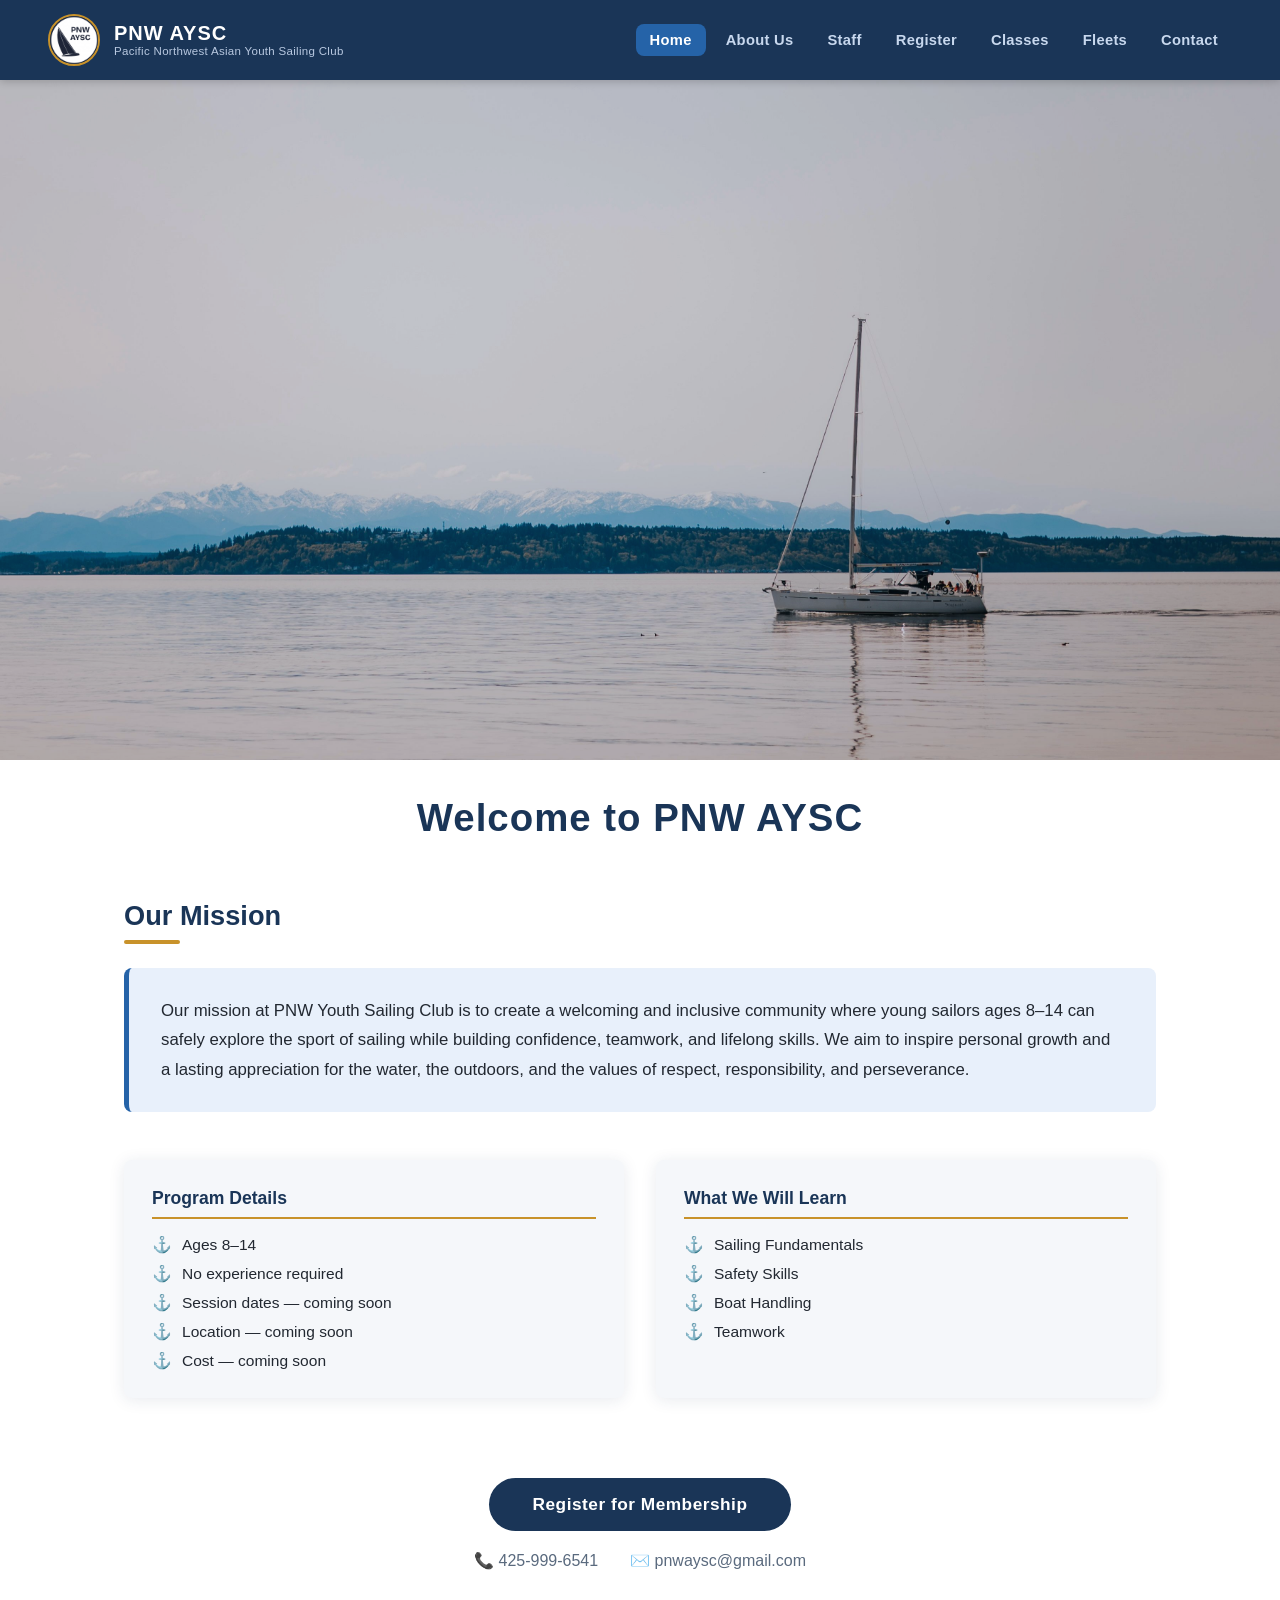
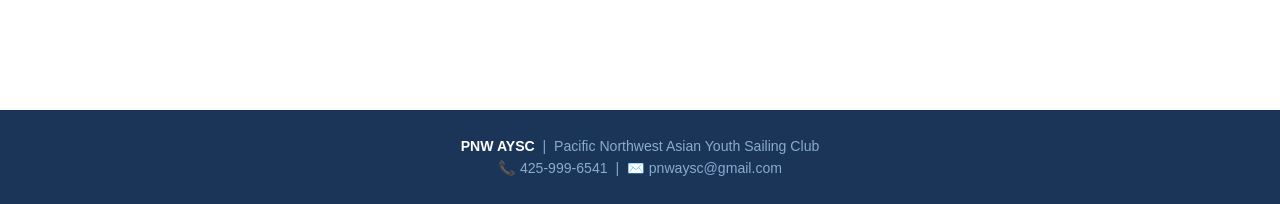
<file: index.html>
<!DOCTYPE html>
<html lang="en">
<head>
  <meta charset="UTF-8" />
  <meta name="viewport" content="width=device-width, initial-scale=1.0" />
  <title>PNW AYSC – Pacific Northwest Asian Youth Sailing Club</title>
  <link rel="stylesheet" href="styles.css" />
</head>
<body>

  <header>
    <a href="index.html" class="logo-group">
      <img class="logo-img" src="images/logo.png" alt="PNW AYSC Logo" />
      <div class="logo-text">
        <span class="club-short">PNW AYSC</span>
        <span class="club-long">Pacific Northwest Asian Youth Sailing Club</span>
      </div>
    </a>
    <nav>
      <a href="index.html" class="active">Home</a>
      <a href="about.html">About Us</a>
      <a href="staff.html">Staff</a>
      <a href="register.html">Register</a>
      <a href="classes.html">Classes</a>
      <a href="fleets.html">Fleets</a>
      <a href="contact.html">Contact</a>
    </nav>
  </header>

  <!-- Hero -->
  <div class="hero">
    <img src="images/Lake_Washington_1.jpg" alt="Sailing on the Pacific Northwest waters" />
  </div>
  <div class="hero-title">
    <h1>Welcome to PNW AYSC</h1>
  </div>

  <!-- Mission Statement -->
  <div class="section">
    <h2 class="section-title">Our Mission</h2>
    <div class="mission-box">
      Our mission at PNW Youth Sailing Club is to create a welcoming and inclusive community where young sailors ages 8–14 can safely explore the sport of sailing while building confidence, teamwork, and lifelong skills. We aim to inspire personal growth and a lasting appreciation for the water, the outdoors, and the values of respect, responsibility, and perseverance.
    </div>

    <!-- Program Details + What We Will Learn -->
    <div class="info-grid">
      <div class="info-card">
        <h3>Program Details</h3>
        <ul>
          <li>Ages 8–14</li>
          <li>No experience required</li>
          <li>Session dates — coming soon</li>
          <li>Location — coming soon</li>
          <li>Cost — coming soon</li>
        </ul>
      </div>
      <div class="info-card">
        <h3>What We Will Learn</h3>
        <ul>
          <li>Sailing Fundamentals</li>
          <li>Safety Skills</li>
          <li>Boat Handling</li>
          <li>Teamwork</li>
        </ul>
      </div>
    </div>

    <!-- CTA -->
    <div class="cta-block">
      <a href="register.html" class="btn-primary">Register for Membership</a>
      <div class="contact-line">
        <span>📞 425-999-6541</span>
        <span>✉️ pnwaysc@gmail.com</span>
      </div>
    </div>
  </div>

  <footer>
    <strong>PNW AYSC</strong> &nbsp;|&nbsp; Pacific Northwest Asian Youth Sailing Club<br />
    <span style="margin-top:6px;display:inline-block;">📞 425-999-6541 &nbsp;|&nbsp; ✉️ pnwaysc@gmail.com</span>
  </footer>

</body>
</html>
</file>
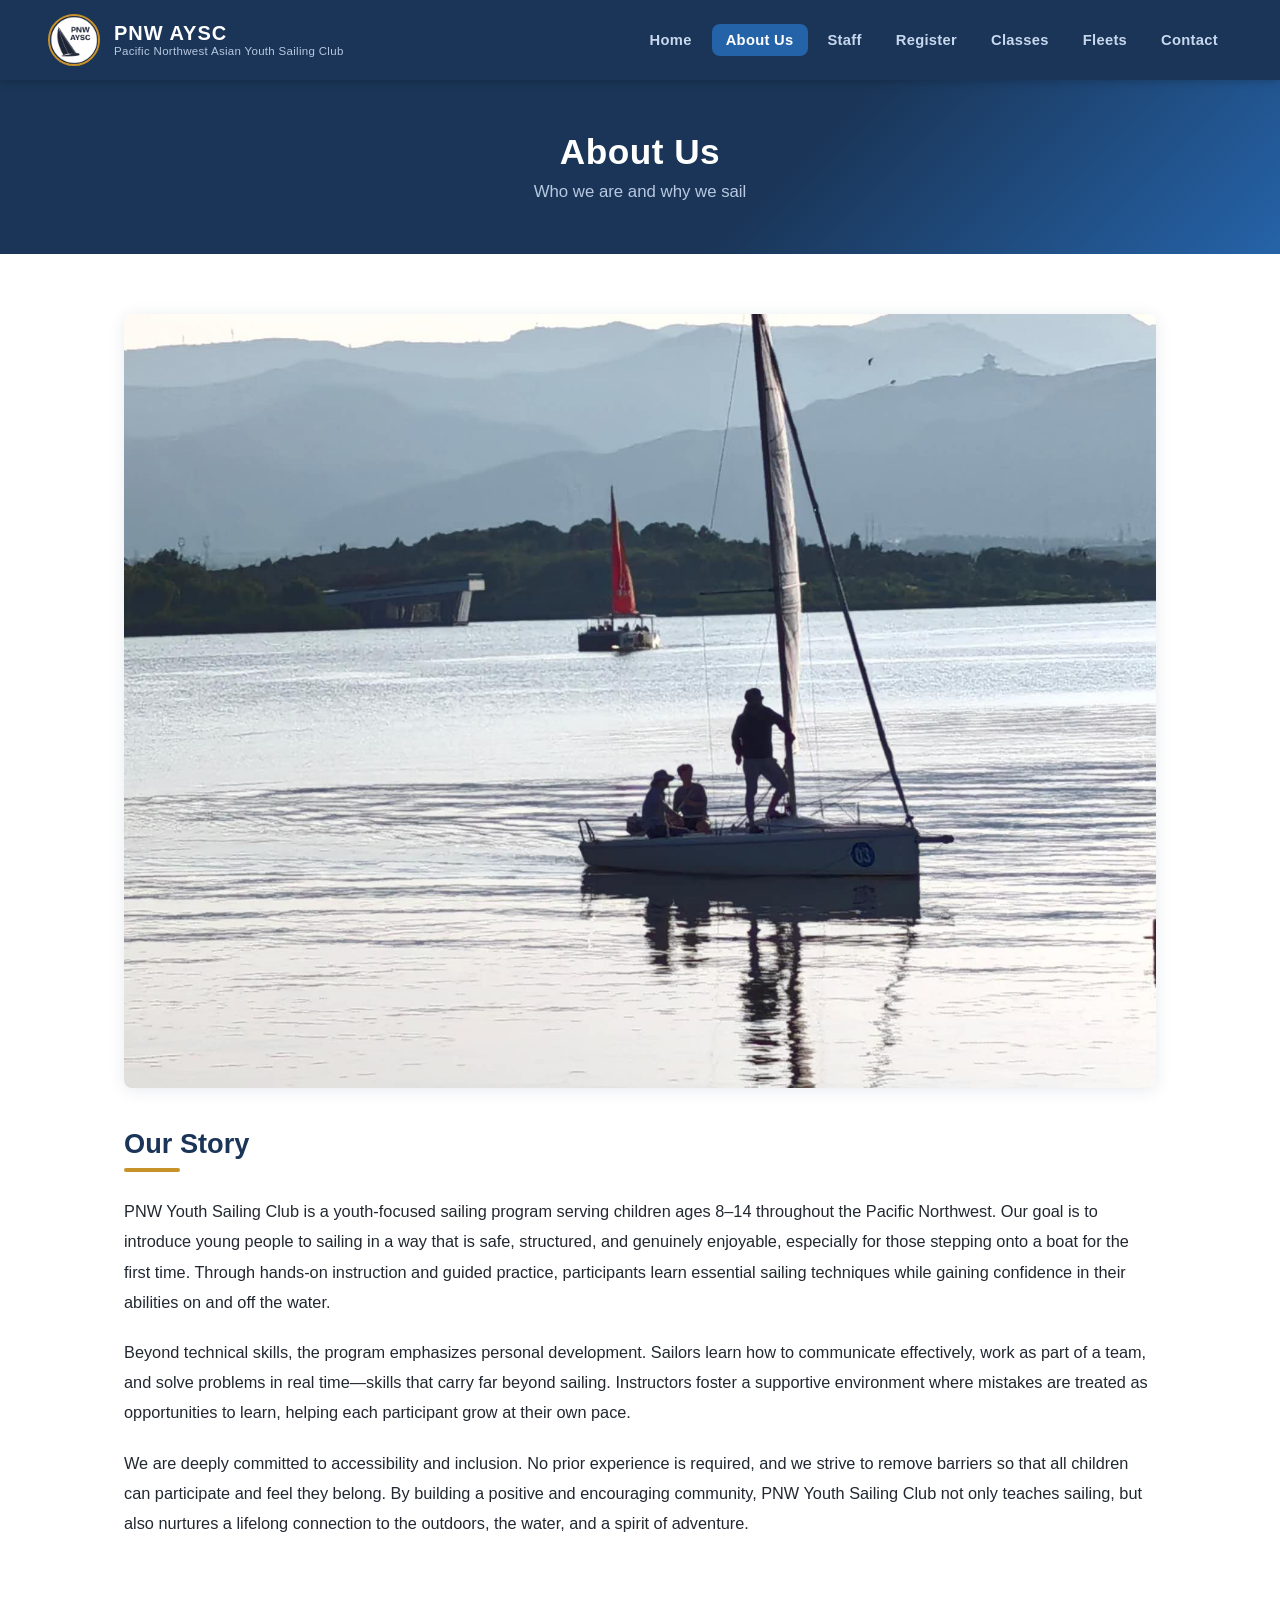
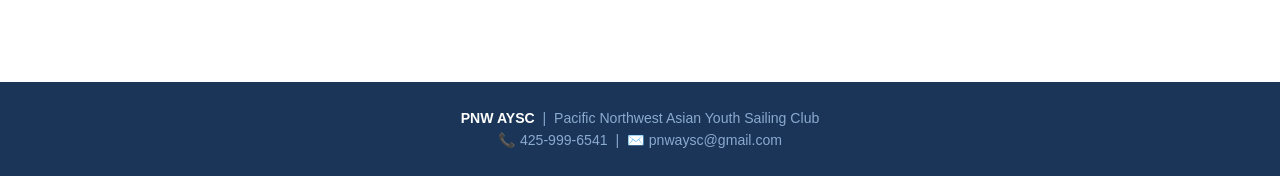
<file: about.html>
<!DOCTYPE html>
<html lang="en">
<head>
  <meta charset="UTF-8" />
  <meta name="viewport" content="width=device-width, initial-scale=1.0" />
  <title>About Us – PNW AYSC</title>
  <link rel="stylesheet" href="styles.css" />
</head>
<body>

  <header>
    <a href="index.html" class="logo-group">
      <img class="logo-img" src="images/logo.png" alt="PNW AYSC Logo" />
      <div class="logo-text">
        <span class="club-short">PNW AYSC</span>
        <span class="club-long">Pacific Northwest Asian Youth Sailing Club</span>
      </div>
    </a>
    <nav>
      <a href="index.html">Home</a>
      <a href="about.html" class="active">About Us</a>
      <a href="staff.html">Staff</a>
      <a href="register.html">Register</a>
      <a href="classes.html">Classes</a>
      <a href="fleets.html">Fleets</a>
      <a href="contact.html">Contact</a>
    </nav>
  </header>

  <div class="page-hero">
    <h1>About Us</h1>
    <p>Who we are and why we sail</p>
  </div>

  <div class="section">
    <img class="about-image" src="images/2642.JPG" alt="Youth sailors on the water" />

    <h2 class="section-title">Our Story</h2>
    <div class="about-content">
      <p>
        PNW Youth Sailing Club is a youth-focused sailing program serving children ages 8–14 throughout the Pacific Northwest. Our goal is to introduce young people to sailing in a way that is safe, structured, and genuinely enjoyable, especially for those stepping onto a boat for the first time. Through hands-on instruction and guided practice, participants learn essential sailing techniques while gaining confidence in their abilities on and off the water.
      </p>
      <p>
        Beyond technical skills, the program emphasizes personal development. Sailors learn how to communicate effectively, work as part of a team, and solve problems in real time—skills that carry far beyond sailing. Instructors foster a supportive environment where mistakes are treated as opportunities to learn, helping each participant grow at their own pace.
      </p>
      <p>
        We are deeply committed to accessibility and inclusion. No prior experience is required, and we strive to remove barriers so that all children can participate and feel they belong. By building a positive and encouraging community, PNW Youth Sailing Club not only teaches sailing, but also nurtures a lifelong connection to the outdoors, the water, and a spirit of adventure.
      </p>
    </div>
  </div>

  <footer>
    <strong>PNW AYSC</strong> &nbsp;|&nbsp; Pacific Northwest Asian Youth Sailing Club<br />
    <span style="margin-top:6px;display:inline-block;">📞 425-999-6541 &nbsp;|&nbsp; ✉️ pnwaysc@gmail.com</span>
  </footer>

</body>
</html>
</file>
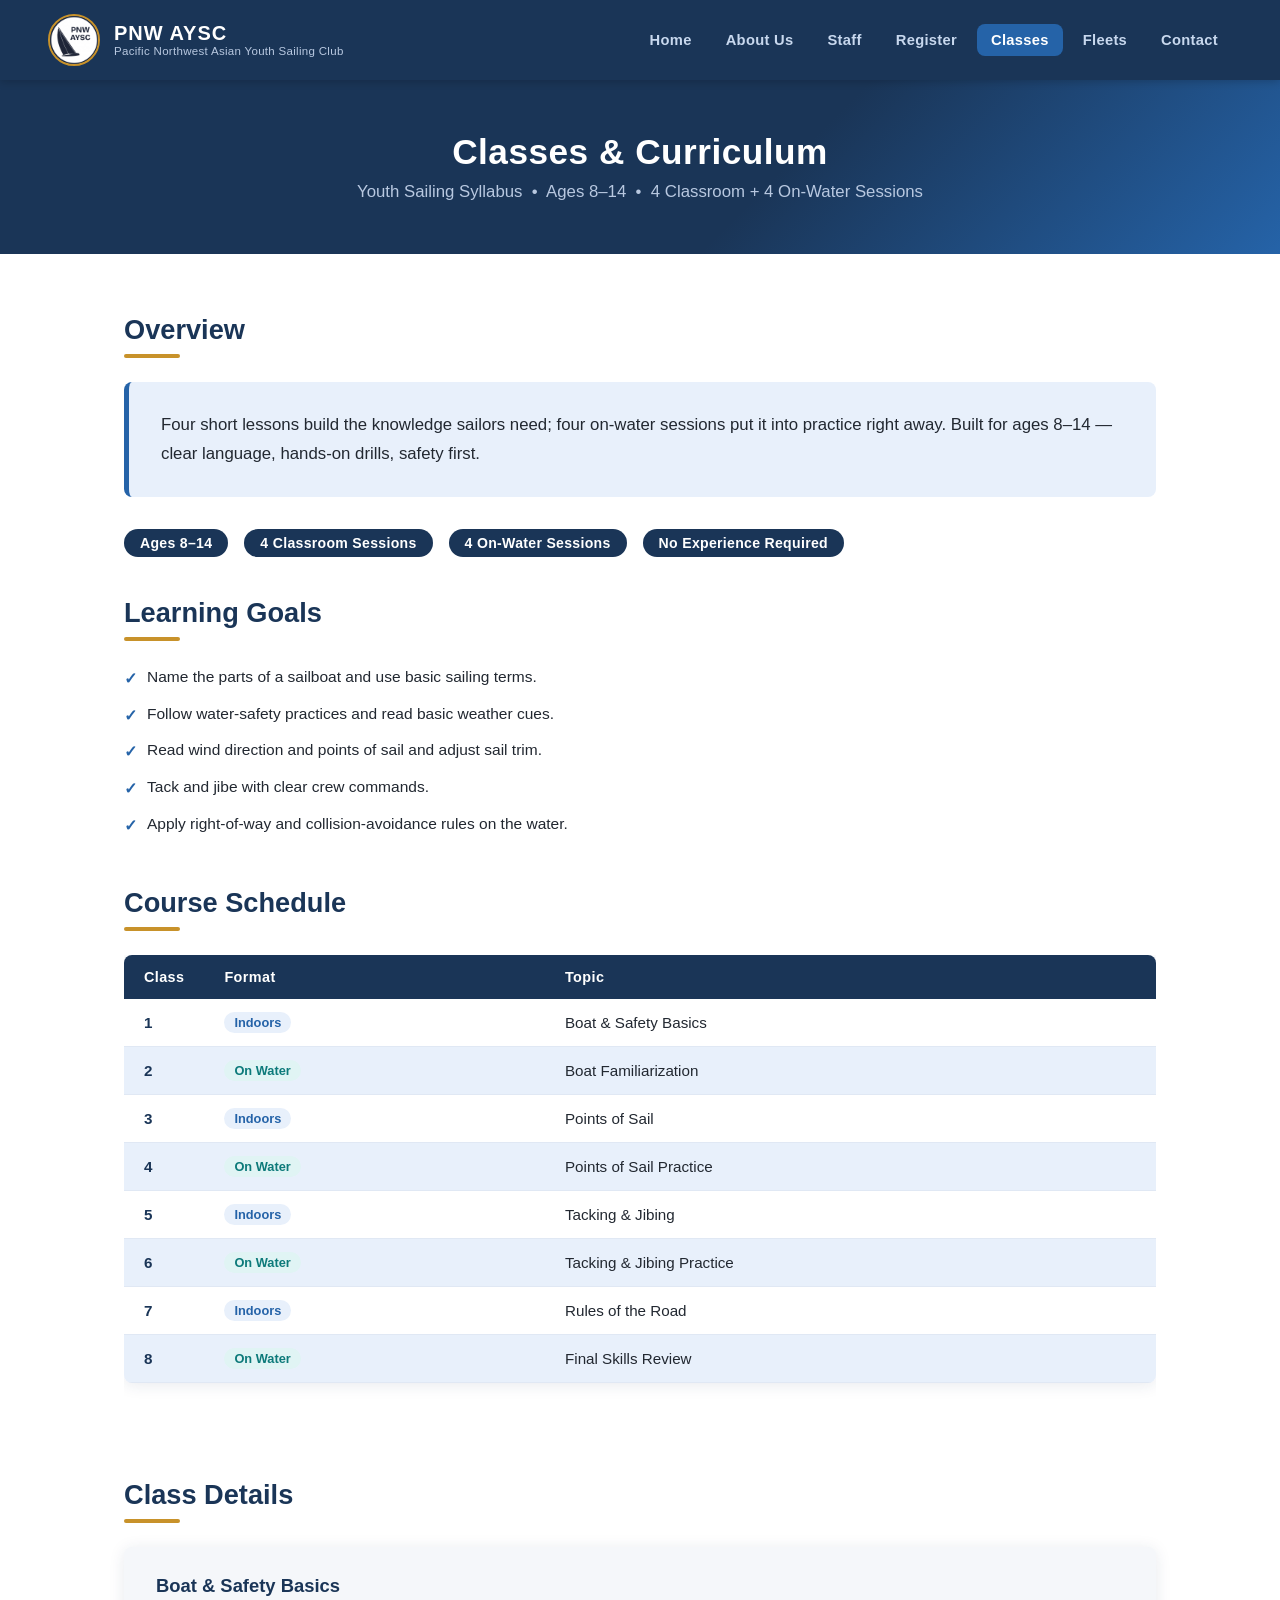
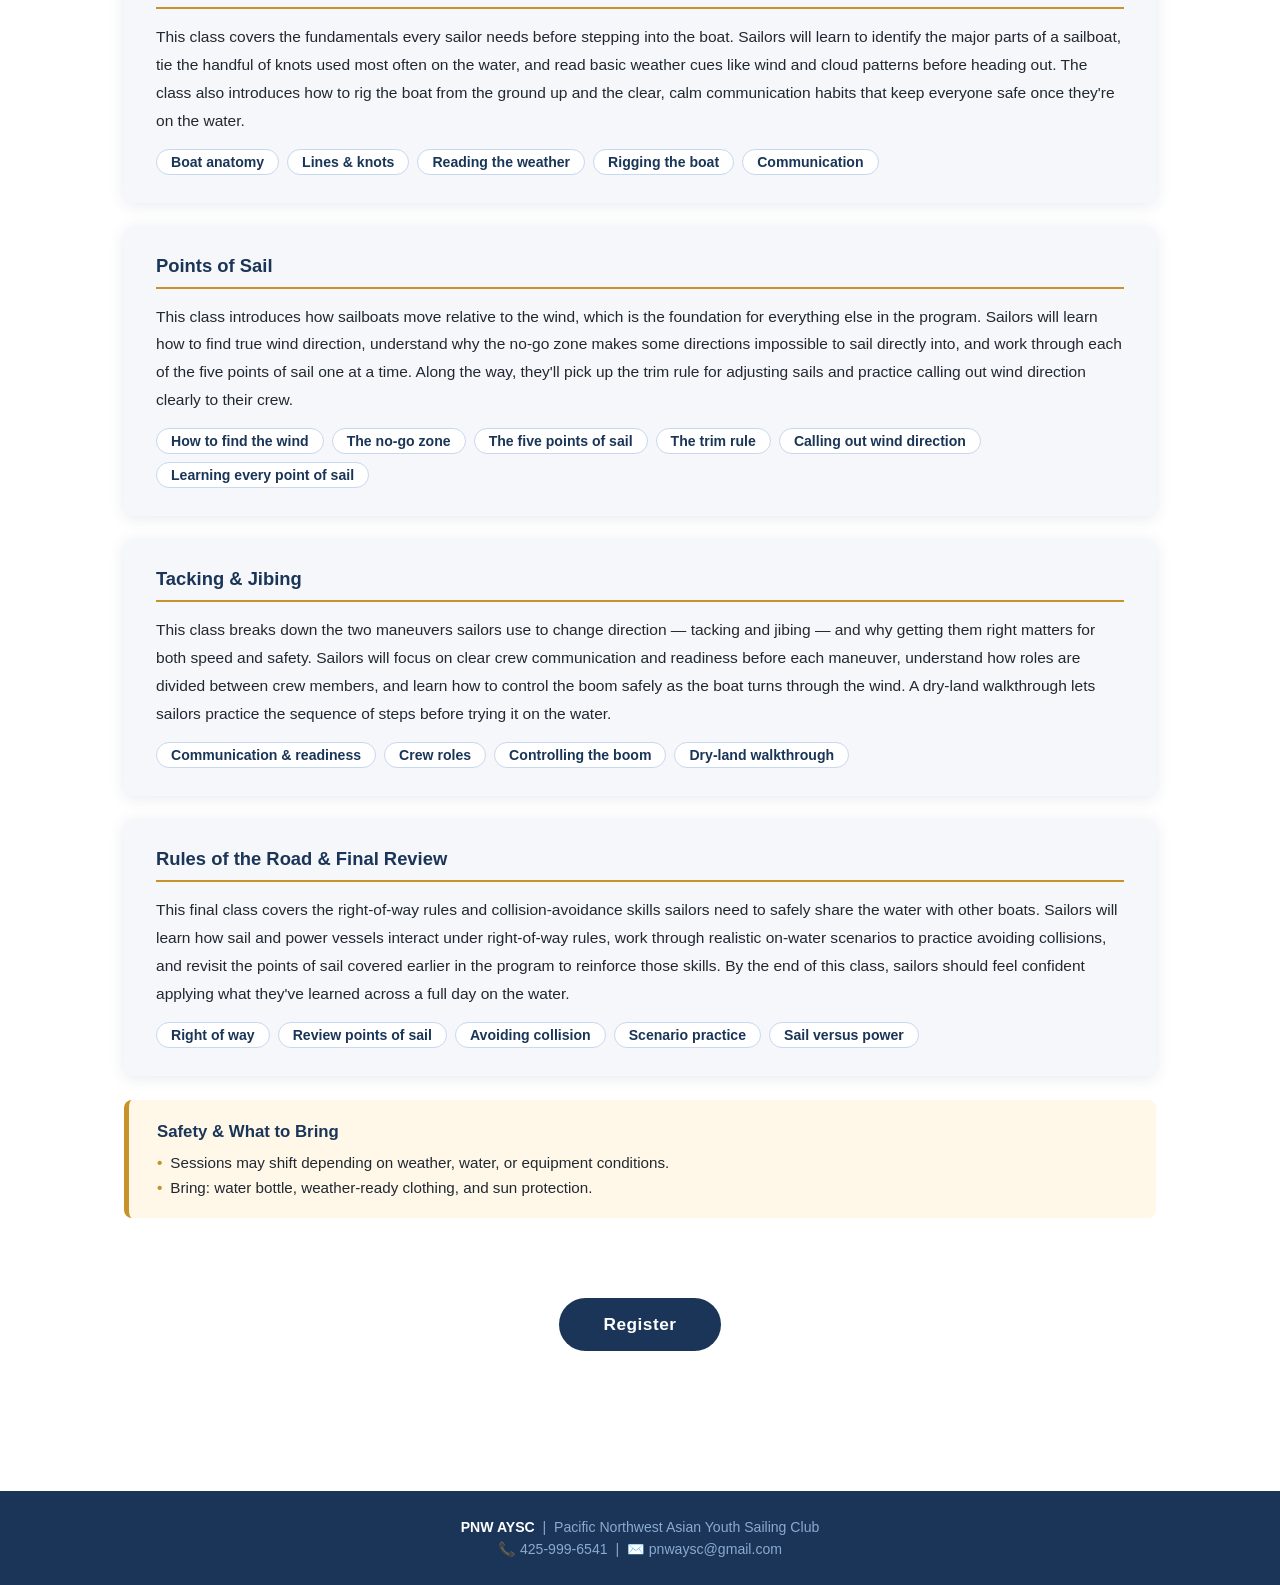
<file: classes.html>
<!DOCTYPE html>
<html lang="en">
<head>
  <meta charset="UTF-8" />
  <meta name="viewport" content="width=device-width, initial-scale=1.0" />
  <title>Classes – PNW AYSC</title>
  <link rel="stylesheet" href="styles.css" />
  <style>
    .syllabus-meta {
      display: flex;
      gap: 16px;
      flex-wrap: wrap;
      margin-bottom: 40px;
    }
    .syllabus-tag {
      background: var(--navy);
      color: var(--white);
      padding: 6px 16px;
      border-radius: 50px;
      font-size: 0.88rem;
      font-weight: 600;
      letter-spacing: 0.3px;
    }
    .goals-list {
      list-style: none;
      display: flex;
      flex-direction: column;
      gap: 10px;
      margin-bottom: 48px;
    }
    .goals-list li {
      display: flex;
      align-items: flex-start;
      gap: 10px;
      font-size: 0.97rem;
      color: var(--text);
      line-height: 1.6;
    }
    .goals-list li::before {
      content: '✓';
      color: var(--blue);
      font-weight: 700;
      flex-shrink: 0;
      margin-top: 2px;
    }
    .schedule-table {
      width: 100%;
      border-collapse: collapse;
      margin-bottom: 48px;
      box-shadow: var(--shadow);
      border-radius: var(--radius);
      overflow: hidden;
    }
    .schedule-table thead {
      background: var(--navy);
      color: var(--white);
    }
    .schedule-table thead th {
      padding: 14px 20px;
      text-align: left;
      font-size: 0.9rem;
      letter-spacing: 0.4px;
    }
    .schedule-table tbody tr:nth-child(even) {
      background: var(--light-blue);
    }
    .schedule-table tbody tr:nth-child(odd) {
      background: var(--white);
    }
    .schedule-table tbody td {
      padding: 13px 20px;
      font-size: 0.95rem;
      color: var(--text);
      border-bottom: 1px solid #e0e8f4;
    }
    .schedule-table tbody td:first-child {
      font-weight: 700;
      color: var(--navy);
      width: 60px;
    }
    .format-badge {
      display: inline-block;
      padding: 3px 10px;
      border-radius: 50px;
      font-size: 0.8rem;
      font-weight: 600;
    }
    .format-indoor {
      background: #e8f0fb;
      color: var(--blue);
    }
    .format-water {
      background: #e0f4f4;
      color: #0d7a7a;
    }
    .class-detail-card {
      background: var(--gray);
      border-radius: var(--radius);
      padding: 28px 32px;
      margin-bottom: 24px;
      box-shadow: var(--shadow);
    }
    .class-detail-card h3 {
      font-size: 1.15rem;
      color: var(--navy);
      font-weight: 800;
      margin-bottom: 14px;
      padding-bottom: 10px;
      border-bottom: 2px solid var(--gold);
    }
    .class-detail-card p {
      font-size: 0.97rem;
      line-height: 1.8;
      color: var(--text);
      margin-bottom: 14px;
    }
    .topic-list {
      list-style: none;
      display: flex;
      flex-wrap: wrap;
      gap: 8px;
      margin: 0;
    }
    .topic-list li {
      background: var(--white);
      border: 1.5px solid #c8d8ee;
      border-radius: 50px;
      padding: 4px 14px;
      font-size: 0.88rem;
      color: var(--navy);
      font-weight: 600;
    }
    .safety-box {
      background: #fff8e8;
      border-left: 5px solid var(--gold);
      border-radius: var(--radius);
      padding: 22px 28px;
      margin-top: 12px;
    }
    .safety-box h3 {
      color: var(--navy);
      font-size: 1.05rem;
      font-weight: 700;
      margin-bottom: 12px;
    }
    .safety-box ul {
      list-style: none;
      display: flex;
      flex-direction: column;
      gap: 8px;
    }
    .safety-box ul li {
      font-size: 0.95rem;
      color: var(--text);
      display: flex;
      gap: 8px;
    }
    .safety-box ul li::before {
      content: '•';
      color: var(--gold);
      font-weight: 700;
    }
  </style>
</head>
<body>

  <header>
    <a href="index.html" class="logo-group">
      <img class="logo-img" src="images/logo.png" alt="PNW AYSC Logo" />
      <div class="logo-text">
        <span class="club-short">PNW AYSC</span>
        <span class="club-long">Pacific Northwest Asian Youth Sailing Club</span>
      </div>
    </a>
    <nav>
      <a href="index.html">Home</a>
      <a href="about.html">About Us</a>
      <a href="staff.html">Staff</a>
      <a href="register.html">Register</a>
      <a href="classes.html" class="active">Classes</a>
      <a href="fleets.html">Fleets</a>
      <a href="contact.html">Contact</a>
    </nav>
  </header>

  <div class="page-hero">
    <h1>Classes &amp; Curriculum</h1>
    <p>Youth Sailing Syllabus &nbsp;•&nbsp; Ages 8–14 &nbsp;•&nbsp; 4 Classroom + 4 On-Water Sessions</p>
  </div>

  <div class="section">

    <!-- Overview -->
    <h2 class="section-title">Overview</h2>
    <div class="mission-box" style="margin-bottom: 32px;">
      Four short lessons build the knowledge sailors need; four on-water sessions put it into practice right away. Built for ages 8–14 — clear language, hands-on drills, safety first.
    </div>

    <!-- Tags -->
    <div class="syllabus-meta">
      <span class="syllabus-tag">Ages 8–14</span>
      <span class="syllabus-tag">4 Classroom Sessions</span>
      <span class="syllabus-tag">4 On-Water Sessions</span>
      <span class="syllabus-tag">No Experience Required</span>
    </div>

    <!-- Learning Goals -->
    <h2 class="section-title">Learning Goals</h2>
    <ul class="goals-list">
      <li>Name the parts of a sailboat and use basic sailing terms.</li>
      <li>Follow water-safety practices and read basic weather cues.</li>
      <li>Read wind direction and points of sail and adjust sail trim.</li>
      <li>Tack and jibe with clear crew commands.</li>
      <li>Apply right-of-way and collision-avoidance rules on the water.</li>
    </ul>

    <!-- Course Schedule -->
    <h2 class="section-title">Course Schedule</h2>
    <div style="overflow-x: auto; margin-bottom: 48px;">
      <table class="schedule-table">
        <thead>
          <tr>
            <th>Class</th>
            <th>Format</th>
            <th>Topic</th>
          </tr>
        </thead>
        <tbody>
          <tr>
            <td>1</td>
            <td><span class="format-badge format-indoor">Indoors</span></td>
            <td>Boat &amp; Safety Basics</td>
          </tr>
          <tr>
            <td>2</td>
            <td><span class="format-badge format-water">On Water</span></td>
            <td>Boat Familiarization</td>
          </tr>
          <tr>
            <td>3</td>
            <td><span class="format-badge format-indoor">Indoors</span></td>
            <td>Points of Sail</td>
          </tr>
          <tr>
            <td>4</td>
            <td><span class="format-badge format-water">On Water</span></td>
            <td>Points of Sail Practice</td>
          </tr>
          <tr>
            <td>5</td>
            <td><span class="format-badge format-indoor">Indoors</span></td>
            <td>Tacking &amp; Jibing</td>
          </tr>
          <tr>
            <td>6</td>
            <td><span class="format-badge format-water">On Water</span></td>
            <td>Tacking &amp; Jibing Practice</td>
          </tr>
          <tr>
            <td>7</td>
            <td><span class="format-badge format-indoor">Indoors</span></td>
            <td>Rules of the Road</td>
          </tr>
          <tr>
            <td>8</td>
            <td><span class="format-badge format-water">On Water</span></td>
            <td>Final Skills Review</td>
          </tr>
        </tbody>
      </table>
    </div>

    <!-- Class Details -->
    <h2 class="section-title">Class Details</h2>

    <div class="class-detail-card">
      <h3>Boat &amp; Safety Basics</h3>
      <p>
        This class covers the fundamentals every sailor needs before stepping into the boat. Sailors will learn to identify the major parts of a sailboat, tie the handful of knots used most often on the water, and read basic weather cues like wind and cloud patterns before heading out. The class also introduces how to rig the boat from the ground up and the clear, calm communication habits that keep everyone safe once they're on the water.
      </p>
      <ul class="topic-list">
        <li>Boat anatomy</li>
        <li>Lines &amp; knots</li>
        <li>Reading the weather</li>
        <li>Rigging the boat</li>
        <li>Communication</li>
      </ul>
    </div>

    <div class="class-detail-card">
      <h3>Points of Sail</h3>
      <p>
        This class introduces how sailboats move relative to the wind, which is the foundation for everything else in the program. Sailors will learn how to find true wind direction, understand why the no-go zone makes some directions impossible to sail directly into, and work through each of the five points of sail one at a time. Along the way, they'll pick up the trim rule for adjusting sails and practice calling out wind direction clearly to their crew.
      </p>
      <ul class="topic-list">
        <li>How to find the wind</li>
        <li>The no-go zone</li>
        <li>The five points of sail</li>
        <li>The trim rule</li>
        <li>Calling out wind direction</li>
        <li>Learning every point of sail</li>
      </ul>
    </div>

    <div class="class-detail-card">
      <h3>Tacking &amp; Jibing</h3>
      <p>
        This class breaks down the two maneuvers sailors use to change direction — tacking and jibing — and why getting them right matters for both speed and safety. Sailors will focus on clear crew communication and readiness before each maneuver, understand how roles are divided between crew members, and learn how to control the boom safely as the boat turns through the wind. A dry-land walkthrough lets sailors practice the sequence of steps before trying it on the water.
      </p>
      <ul class="topic-list">
        <li>Communication &amp; readiness</li>
        <li>Crew roles</li>
        <li>Controlling the boom</li>
        <li>Dry-land walkthrough</li>
      </ul>
    </div>

    <div class="class-detail-card">
      <h3>Rules of the Road &amp; Final Review</h3>
      <p>
        This final class covers the right-of-way rules and collision-avoidance skills sailors need to safely share the water with other boats. Sailors will learn how sail and power vessels interact under right-of-way rules, work through realistic on-water scenarios to practice avoiding collisions, and revisit the points of sail covered earlier in the program to reinforce those skills. By the end of this class, sailors should feel confident applying what they've learned across a full day on the water.
      </p>
      <ul class="topic-list">
        <li>Right of way</li>
        <li>Review points of sail</li>
        <li>Avoiding collision</li>
        <li>Scenario practice</li>
        <li>Sail versus power</li>
      </ul>
    </div>

    <!-- Safety & What to Bring -->
    <div class="safety-box">
      <h3>Safety &amp; What to Bring</h3>
      <ul>
        <li>Sessions may shift depending on weather, water, or equipment conditions.</li>
        <li>Bring: water bottle, weather-ready clothing, and sun protection.</li>
      </ul>
    </div>

    <div class="cta-block" style="margin-top: 48px;">
      <a href="register.html" class="btn-primary">Register</a>
    </div>

  </div>

  <footer>
    <strong>PNW AYSC</strong> &nbsp;|&nbsp; Pacific Northwest Asian Youth Sailing Club<br />
    <span style="margin-top:6px;display:inline-block;">📞 425-999-6541 &nbsp;|&nbsp; ✉️ pnwaysc@gmail.com</span>
  </footer>

</body>
</html>
</file>
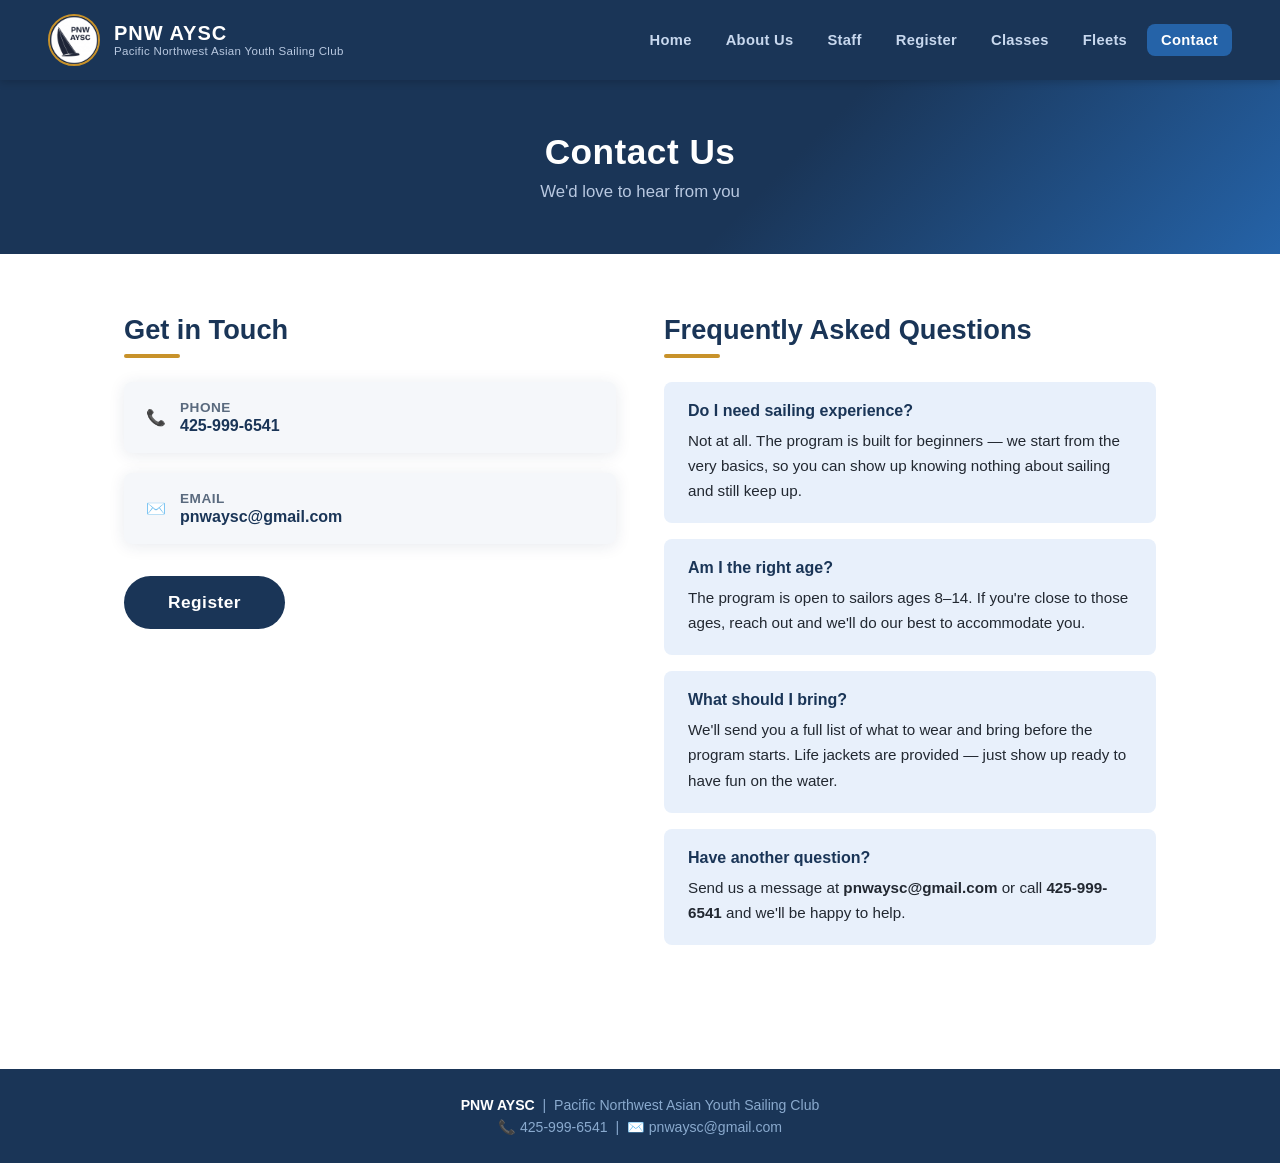
<file: contact.html>
<!DOCTYPE html>
<html lang="en">
<head>
  <meta charset="UTF-8" />
  <meta name="viewport" content="width=device-width, initial-scale=1.0" />
  <title>Contact – PNW AYSC</title>
  <link rel="stylesheet" href="styles.css" />
</head>
<body>

  <header>
    <a href="index.html" class="logo-group">
      <img class="logo-img" src="images/logo.png" alt="PNW AYSC Logo" />
      <div class="logo-text">
        <span class="club-short">PNW AYSC</span>
        <span class="club-long">Pacific Northwest Asian Youth Sailing Club</span>
      </div>
    </a>
    <nav>
      <a href="index.html">Home</a>
      <a href="about.html">About Us</a>
      <a href="staff.html">Staff</a>
      <a href="register.html">Register</a>
      <a href="classes.html">Classes</a>
      <a href="fleets.html">Fleets</a>
      <a href="contact.html" class="active">Contact</a>
    </nav>
  </header>

  <div class="page-hero">
    <h1>Contact Us</h1>
    <p>We'd love to hear from you</p>
  </div>

  <div class="section">
    <div class="contact-grid">

      <!-- Contact Info -->
      <div>
        <h2 class="section-title">Get in Touch</h2>
        <div class="contact-info-block">
          <div class="contact-item">
            <span class="contact-icon">📞</span>
            <div>
              <strong>Phone</strong>
              <span>425-999-6541</span>
            </div>
          </div>
          <div class="contact-item">
            <span class="contact-icon">✉️</span>
            <div>
              <strong>Email</strong>
              <span>pnwaysc@gmail.com</span>
            </div>
          </div>
        </div>

        <div style="margin-top:32px;">
          <a href="register.html" class="btn-primary">Register</a>
        </div>
      </div>

      <!-- FAQ -->
      <div>
        <h2 class="section-title">Frequently Asked Questions</h2>
        <div class="faq-list">

          <div class="faq-item">
            <h4>Do I need sailing experience?</h4>
            <p>Not at all. The program is built for beginners — we start from the very basics, so you can show up knowing nothing about sailing and still keep up.</p>
          </div>

          <div class="faq-item">
            <h4>Am I the right age?</h4>
            <p>The program is open to sailors ages 8–14. If you're close to those ages, reach out and we'll do our best to accommodate you.</p>
          </div>

          <div class="faq-item">
            <h4>What should I bring?</h4>
            <p>We'll send you a full list of what to wear and bring before the program starts. Life jackets are provided — just show up ready to have fun on the water.</p>
          </div>

          <div class="faq-item">
            <h4>Have another question?</h4>
            <p>Send us a message at <strong>pnwaysc@gmail.com</strong> or call <strong>425-999-6541</strong> and we'll be happy to help.</p>
          </div>

        </div>
      </div>

    </div>
  </div>

  <footer>
    <strong>PNW AYSC</strong> &nbsp;|&nbsp; Pacific Northwest Asian Youth Sailing Club<br />
    <span style="margin-top:6px;display:inline-block;">📞 425-999-6541 &nbsp;|&nbsp; ✉️ pnwaysc@gmail.com</span>
  </footer>

</body>
</html>
</file>
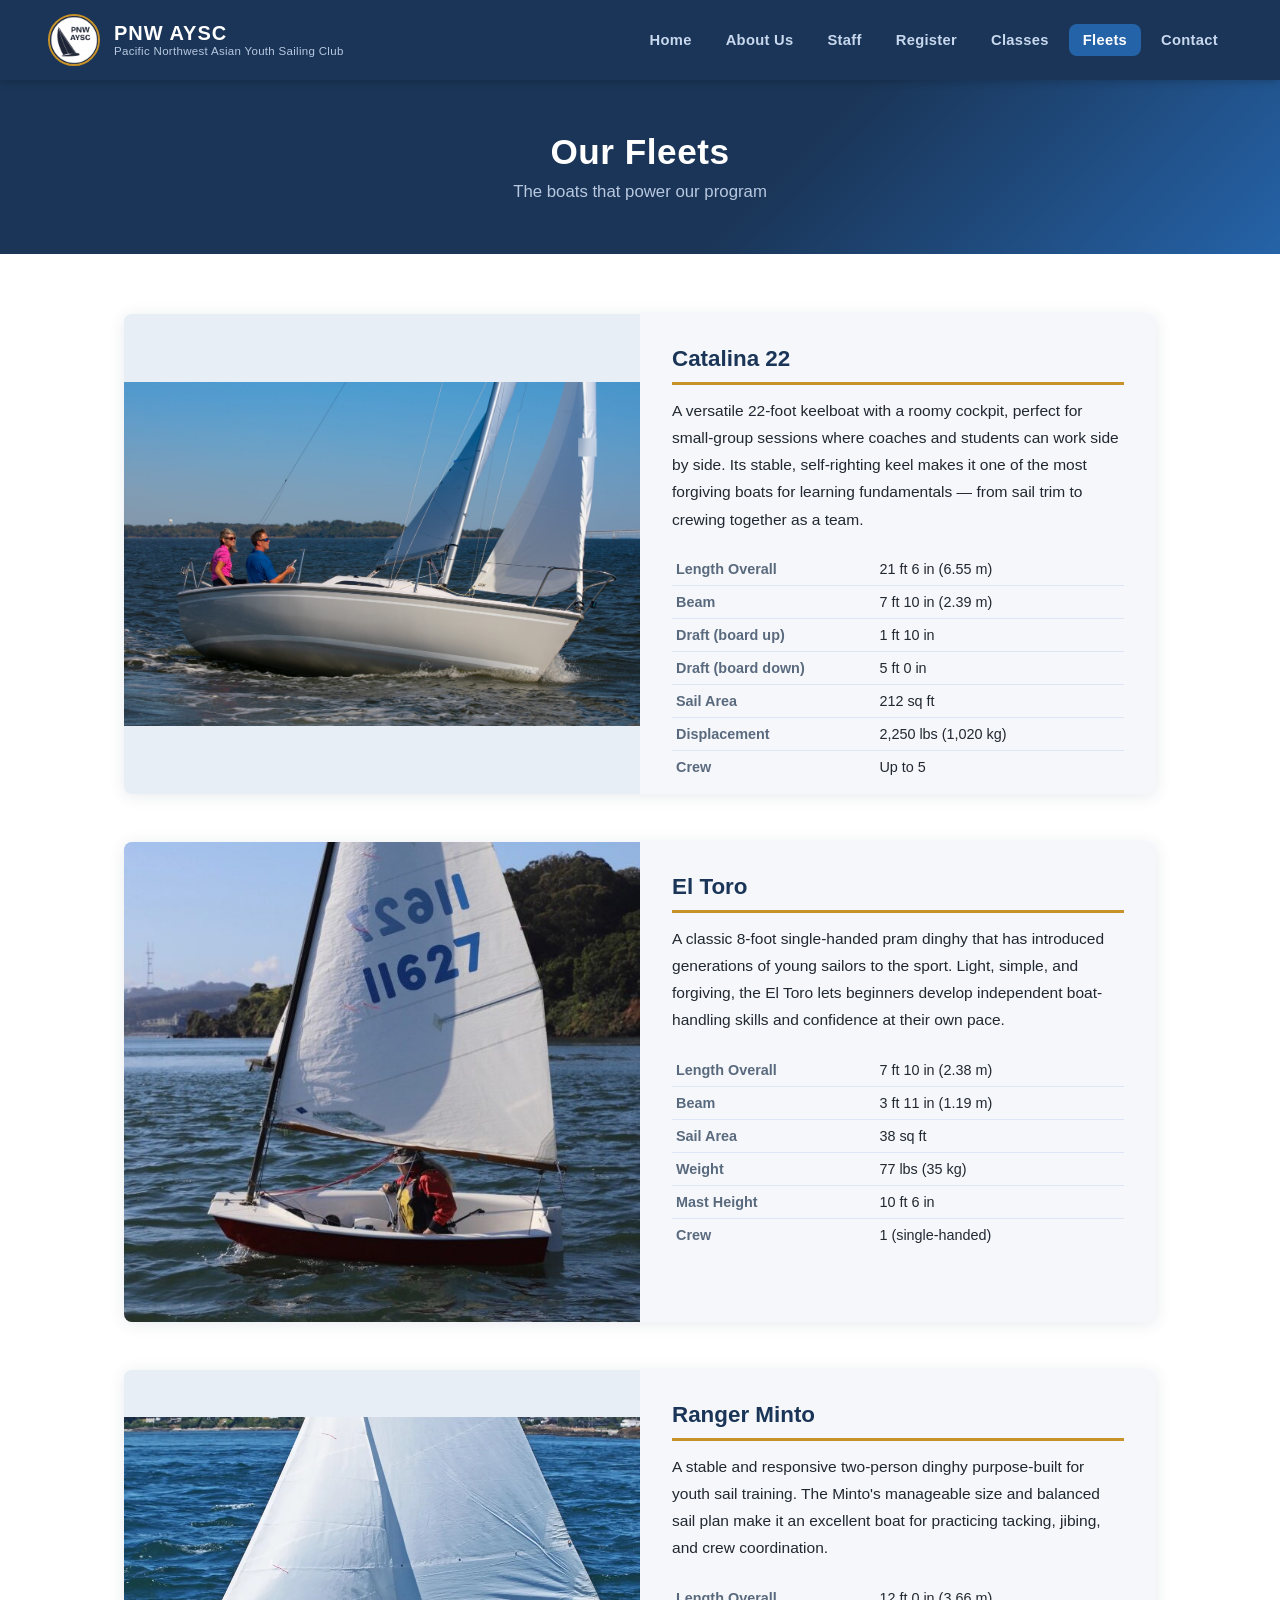
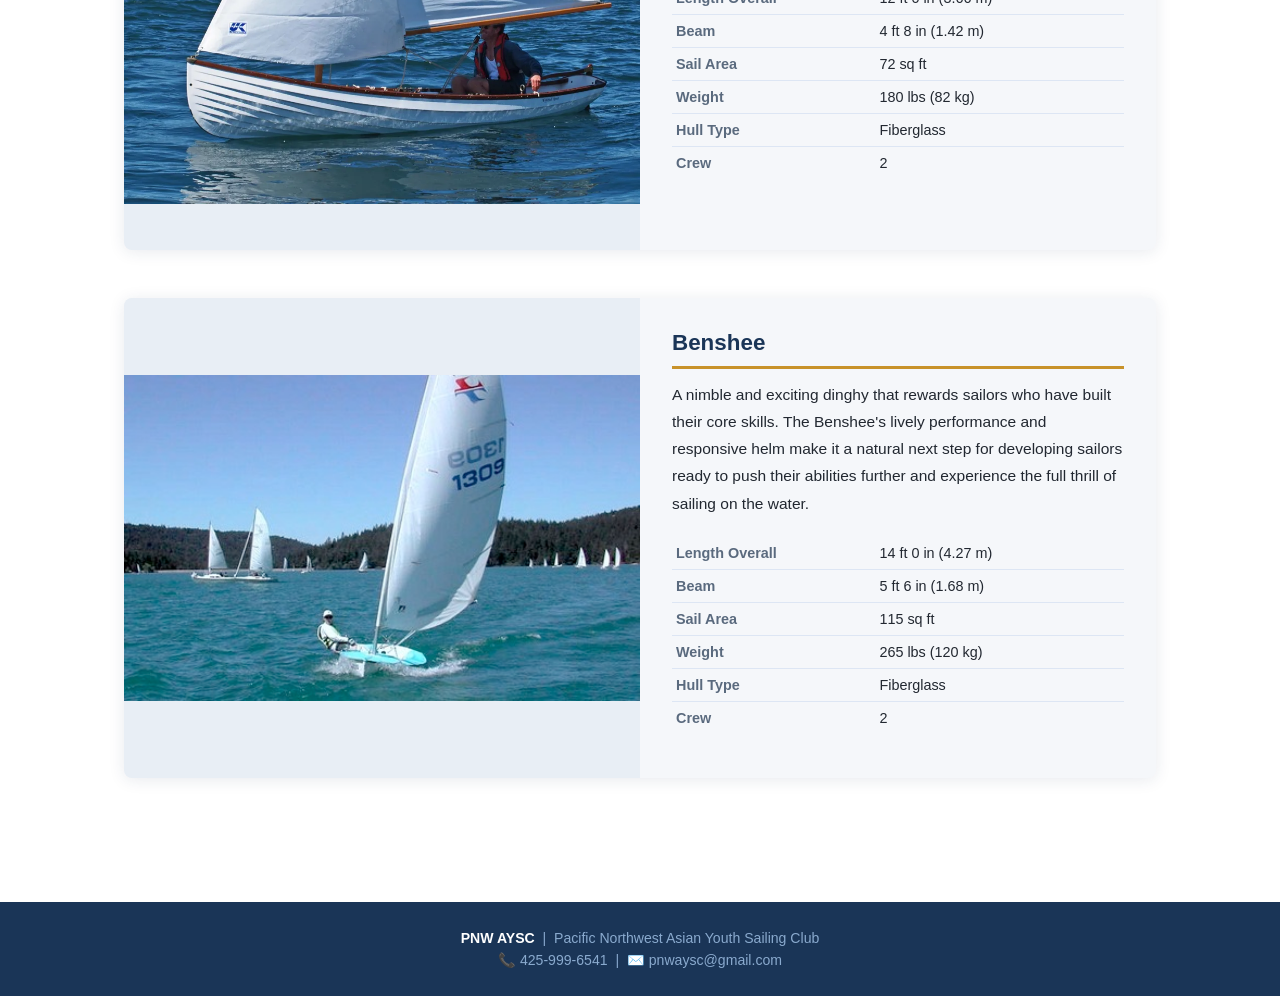
<file: fleets.html>
<!DOCTYPE html>
<html lang="en">
<head>
  <meta charset="UTF-8" />
  <meta name="viewport" content="width=device-width, initial-scale=1.0" />
  <title>Fleets – PNW AYSC</title>
  <link rel="stylesheet" href="styles.css" />
  <style>
    @media (max-width: 768px) {
      .fleet-card { grid-template-columns: 1fr; }
    }
  </style>
</head>
<body>

  <header>
    <a href="index.html" class="logo-group">
      <img class="logo-img" src="images/logo.png" alt="PNW AYSC Logo" />
      <div class="logo-text">
        <span class="club-short">PNW AYSC</span>
        <span class="club-long">Pacific Northwest Asian Youth Sailing Club</span>
      </div>
    </a>
    <nav>
      <a href="index.html">Home</a>
      <a href="about.html">About Us</a>
      <a href="staff.html">Staff</a>
      <a href="register.html">Register</a>
      <a href="classes.html">Classes</a>
      <a href="fleets.html" class="active">Fleets</a>
      <a href="contact.html">Contact</a>
    </nav>
  </header>

  <div class="page-hero">
    <h1>Our Fleets</h1>
    <p>The boats that power our program</p>
  </div>

  <div class="section">
    <div class="fleets-grid">

      <!-- Catalina 22 -->
      <div class="fleet-card">
        <img src="images/Catalina22.JPG" alt="Catalina 22" />
        <div class="fleet-card-body">
          <h3>Catalina 22</h3>
          <p>
            A versatile 22-foot keelboat with a roomy cockpit, perfect for small-group sessions where coaches and students can work side by side. Its stable, self-righting keel makes it one of the most forgiving boats for learning fundamentals — from sail trim to crewing together as a team.
          </p>
          <table class="specs-table">
            <tr><td>Length Overall</td><td>21 ft 6 in (6.55 m)</td></tr>
            <tr><td>Beam</td><td>7 ft 10 in (2.39 m)</td></tr>
            <tr><td>Draft (board up)</td><td>1 ft 10 in</td></tr>
            <tr><td>Draft (board down)</td><td>5 ft 0 in</td></tr>
            <tr><td>Sail Area</td><td>212 sq ft</td></tr>
            <tr><td>Displacement</td><td>2,250 lbs (1,020 kg)</td></tr>
            <tr><td>Crew</td><td>Up to 5</td></tr>
          </table>
        </div>
      </div>

      <!-- El Toro -->
      <div class="fleet-card">
        <img src="images/El_toro_new.jpg" alt="El Toro" />
        <div class="fleet-card-body">
          <h3>El Toro</h3>
          <p>
            A classic 8-foot single-handed pram dinghy that has introduced generations of young sailors to the sport. Light, simple, and forgiving, the El Toro lets beginners develop independent boat-handling skills and confidence at their own pace.
          </p>
          <table class="specs-table">
            <tr><td>Length Overall</td><td>7 ft 10 in (2.38 m)</td></tr>
            <tr><td>Beam</td><td>3 ft 11 in (1.19 m)</td></tr>
            <tr><td>Sail Area</td><td>38 sq ft</td></tr>
            <tr><td>Weight</td><td>77 lbs (35 kg)</td></tr>
            <tr><td>Mast Height</td><td>10 ft 6 in</td></tr>
            <tr><td>Crew</td><td>1 (single-handed)</td></tr>
          </table>
        </div>
      </div>

      <!-- Ranger Minto -->
      <div class="fleet-card">
        <img src="images/Ranger Minto.jpg" alt="Ranger Minto" />
        <div class="fleet-card-body">
          <h3>Ranger Minto</h3>
          <p>
            A stable and responsive two-person dinghy purpose-built for youth sail training. The Minto's manageable size and balanced sail plan make it an excellent boat for practicing tacking, jibing, and crew coordination.           </p>
          <table class="specs-table">
            <tr><td>Length Overall</td><td>12 ft 0 in (3.66 m)</td></tr>
            <tr><td>Beam</td><td>4 ft 8 in (1.42 m)</td></tr>
            <tr><td>Sail Area</td><td>72 sq ft</td></tr>
            <tr><td>Weight</td><td>180 lbs (82 kg)</td></tr>
            <tr><td>Hull Type</td><td>Fiberglass</td></tr>
            <tr><td>Crew</td><td>2</td></tr>
          </table>
        </div>
      </div>

      <!-- Benshee -->
      <div class="fleet-card">
        <img src="images/Benshee.JPG" alt="Benshee" />
        <div class="fleet-card-body">
          <h3>Benshee</h3>
          <p>
            A nimble and exciting dinghy that rewards sailors who have built their core skills. The Benshee's lively performance and responsive helm make it a natural next step for developing sailors ready to push their abilities further and experience the full thrill of sailing on the water.
          </p>
          <table class="specs-table">
            <tr><td>Length Overall</td><td>14 ft 0 in (4.27 m)</td></tr>
            <tr><td>Beam</td><td>5 ft 6 in (1.68 m)</td></tr>
            <tr><td>Sail Area</td><td>115 sq ft</td></tr>
            <tr><td>Weight</td><td>265 lbs (120 kg)</td></tr>
            <tr><td>Hull Type</td><td>Fiberglass</td></tr>
            <tr><td>Crew</td><td>2</td></tr>
          </table>
        </div>
      </div>

    </div>
  </div>

  <footer>
    <strong>PNW AYSC</strong> &nbsp;|&nbsp; Pacific Northwest Asian Youth Sailing Club<br />
    <span style="margin-top:6px;display:inline-block;">📞 425-999-6541 &nbsp;|&nbsp; ✉️ pnwaysc@gmail.com</span>
  </footer>

</body>
</html>
</file>
<file: styles.css>
/* ===== RESET & BASE ===== */
*, *::before, *::after { box-sizing: border-box; margin: 0; padding: 0; }

:root {
  --navy: #1a3557;
  --blue: #2563a8;
  --light-blue: #e8f0fb;
  --gold: #c8922a;
  --white: #ffffff;
  --gray: #f5f7fa;
  --text: #222831;
  --muted: #5a6a7e;
  --radius: 8px;
  --shadow: 0 2px 16px rgba(26,53,87,0.10);
}

body {
  font-family: 'Segoe UI', Arial, sans-serif;
  color: var(--text);
  background: var(--white);
  min-height: 100vh;
}

a { color: inherit; text-decoration: none; }
img { display: block; max-width: 100%; }

/* ===== HEADER / NAV ===== */
header {
  background: var(--navy);
  padding: 0 48px;
  display: flex;
  align-items: center;
  justify-content: space-between;
  height: 80px;
  position: sticky;
  top: 0;
  z-index: 100;
  box-shadow: 0 2px 8px rgba(0,0,0,0.18);
}

.logo-group {
  display: flex;
  align-items: center;
  gap: 14px;
  flex-shrink: 0;
  text-decoration: none;
  cursor: pointer;
}

.logo-img {
  width: 52px;
  height: 52px;
  border-radius: 50%;
  object-fit: cover;
  border: 2px solid var(--gold);
}

.logo-text {
  display: flex;
  flex-direction: column;
  line-height: 1.2;
}

.logo-text .club-short {
  font-size: 1.25rem;
  font-weight: 800;
  color: var(--white);
  letter-spacing: 1px;
}

.logo-text .club-long {
  font-size: 0.72rem;
  color: #b8c8e0;
  font-weight: 400;
  letter-spacing: 0.3px;
}

nav {
  display: flex;
  gap: 6px;
}

nav a {
  color: #c8d8ee;
  font-size: 0.92rem;
  font-weight: 600;
  padding: 8px 14px;
  border-radius: var(--radius);
  transition: background 0.2s, color 0.2s;
  letter-spacing: 0.3px;
  white-space: nowrap;
}

nav a:hover, nav a.active {
  background: var(--blue);
  color: var(--white);
}

/* ===== HERO ===== */
.hero {
  position: relative;
  width: 100%;
  height: 680px;
  overflow: hidden;
  background: var(--navy);
}

.hero img {
  width: 100%;
  height: 100%;
  object-fit: cover;
  object-position: center 70%;
  opacity: 0.85;
}

.hero-title {
  text-align: center;
  padding: 36px 24px 0;
}

.hero-title h1 {
  font-size: 2.4rem;
  font-weight: 800;
  color: var(--navy);
  letter-spacing: 1px;
}

/* ===== SECTIONS ===== */
.section {
  max-width: 1080px;
  margin: 0 auto;
  padding: 60px 24px;
}

.section-title {
  font-size: 1.7rem;
  font-weight: 800;
  color: var(--navy);
  margin-bottom: 24px;
  position: relative;
  padding-bottom: 12px;
}

.section-title::after {
  content: '';
  position: absolute;
  bottom: 0; left: 0;
  width: 56px; height: 4px;
  background: var(--gold);
  border-radius: 2px;
}

/* ===== MISSION ===== */
.mission-box {
  background: var(--light-blue);
  border-left: 5px solid var(--blue);
  border-radius: var(--radius);
  padding: 28px 32px;
  font-size: 1.05rem;
  line-height: 1.75;
  color: var(--text);
  margin-bottom: 48px;
}

/* ===== TWO-COLUMN INFO ===== */
.info-grid {
  display: grid;
  grid-template-columns: 1fr 1fr;
  gap: 32px;
  margin-bottom: 48px;
}

.info-card {
  background: var(--gray);
  border-radius: var(--radius);
  padding: 28px 28px;
  box-shadow: var(--shadow);
}

.info-card h3 {
  font-size: 1.1rem;
  color: var(--navy);
  font-weight: 700;
  margin-bottom: 16px;
  border-bottom: 2px solid var(--gold);
  padding-bottom: 8px;
}

.info-card ul {
  list-style: none;
  display: flex;
  flex-direction: column;
  gap: 10px;
}

.info-card ul li {
  display: flex;
  align-items: center;
  gap: 10px;
  font-size: 0.97rem;
  color: var(--text);
}

.info-card ul li::before {
  content: '⚓';
  font-size: 1rem;
  flex-shrink: 0;
}

/* ===== CTA ===== */
.cta-block {
  text-align: center;
  padding: 32px 0 16px;
  display: flex;
  flex-direction: column;
  align-items: center;
  gap: 20px;
}

.btn-primary {
  display: inline-block;
  background: var(--navy);
  color: var(--white);
  font-size: 1.08rem;
  font-weight: 700;
  padding: 16px 44px;
  border-radius: 50px;
  border: none;
  cursor: pointer;
  transition: background 0.2s, transform 0.15s;
  letter-spacing: 0.5px;
}

.btn-primary:hover {
  background: var(--blue);
  transform: translateY(-2px);
}

.btn-secondary {
  display: inline-block;
  background: transparent;
  color: var(--navy);
  font-size: 1rem;
  font-weight: 600;
  padding: 12px 32px;
  border-radius: 50px;
  border: 2px solid var(--navy);
  cursor: pointer;
  transition: background 0.2s, color 0.2s;
}

.btn-secondary:hover {
  background: var(--navy);
  color: var(--white);
}

.contact-line {
  font-size: 1rem;
  color: var(--muted);
  display: flex;
  gap: 32px;
  justify-content: center;
  align-items: center;
}

.contact-line span { display: flex; align-items: center; gap: 6px; }

/* ===== PAGE HERO (interior pages) ===== */
.page-hero {
  background: linear-gradient(135deg, var(--navy) 60%, var(--blue) 100%);
  color: var(--white);
  padding: 52px 48px;
  text-align: center;
}

.page-hero h1 {
  font-size: 2.2rem;
  font-weight: 800;
  letter-spacing: 0.5px;
}

.page-hero p {
  font-size: 1.05rem;
  color: #b8c8e0;
  margin-top: 10px;
}

/* ===== ABOUT TEXT ===== */
.about-content p {
  font-size: 1.02rem;
  line-height: 1.85;
  color: var(--text);
  margin-bottom: 20px;
}

.about-image {
  width: 100%;
  height: auto;
  border-radius: var(--radius);
  margin-bottom: 40px;
  box-shadow: var(--shadow);
}

.required-star {
  color: #e02020;
  margin-left: 3px;
}

/* ===== STAFF ===== */
.staff-grid {
  display: flex;
  flex-direction: column;
  gap: 48px;
}

.staff-card {
  display: grid;
  grid-template-columns: 1fr 260px;
  gap: 40px;
  align-items: start;
  background: var(--gray);
  border-radius: var(--radius);
  padding: 36px;
  box-shadow: var(--shadow);
}

.staff-info h2 {
  font-size: 1.5rem;
  color: var(--navy);
  font-weight: 800;
  margin-bottom: 12px;
}

.staff-info .title {
  color: var(--gold);
  font-weight: 600;
  font-size: 0.95rem;
  margin-bottom: 16px;
  letter-spacing: 0.5px;
  text-transform: uppercase;
}

.staff-info p {
  font-size: 1rem;
  line-height: 1.8;
  color: var(--text);
}

.staff-photo {
  width: 100%;
  height: 260px;
  object-fit: cover;
  border-radius: var(--radius);
  box-shadow: var(--shadow);
  background: #dde6f0;
}

.staff-photo-placeholder {
  width: 100%;
  height: 260px;
  background: linear-gradient(135deg, var(--light-blue), #c8d8ee);
  border-radius: var(--radius);
  display: flex;
  align-items: center;
  justify-content: center;
  color: var(--blue);
  font-size: 3.5rem;
}

/* ===== REGISTER ===== */
.register-wrap {
  max-width: 640px;
  margin: 0 auto;
}

.form-section-label {
  font-size: 1.1rem;
  font-weight: 700;
  color: var(--navy);
  margin: 28px 0 14px;
  padding-bottom: 6px;
  border-bottom: 2px solid var(--light-blue);
}

.form-row {
  display: grid;
  grid-template-columns: 1fr 1fr;
  gap: 16px;
  margin-bottom: 16px;
}

.form-group {
  display: flex;
  flex-direction: column;
  gap: 6px;
  margin-bottom: 16px;
}

label {
  font-size: 0.9rem;
  font-weight: 600;
  color: var(--muted);
  letter-spacing: 0.3px;
}

input[type="text"],
input[type="email"],
input[type="tel"],
textarea {
  width: 100%;
  padding: 12px 16px;
  border: 1.5px solid #c8d8ee;
  border-radius: var(--radius);
  font-size: 0.97rem;
  color: var(--text);
  background: var(--white);
  transition: border 0.2s;
  font-family: inherit;
}

input:focus, textarea:focus {
  outline: none;
  border-color: var(--blue);
  box-shadow: 0 0 0 3px rgba(37,99,168,0.12);
}

textarea {
  min-height: 140px;
  resize: vertical;
}

.form-submit {
  margin-top: 28px;
  text-align: center;
}

/* ===== FLEETS ===== */
.fleets-grid {
  display: flex;
  flex-direction: column;
  gap: 48px;
}

.fleet-card {
  background: var(--gray);
  border-radius: var(--radius);
  overflow: hidden;
  box-shadow: var(--shadow);
  display: grid;
  grid-template-columns: 1fr 1fr;
  height: 480px;
}

.fleet-card img {
  width: 100%;
  height: 100%;
  display: block;
  object-fit: contain;
  object-position: center;
  background: #e8eef5;
}

.fleet-card-body {
  padding: 32px;
  overflow: hidden;
}

.fleet-card-body h3 {
  font-size: 1.4rem;
  color: var(--navy);
  font-weight: 800;
  margin-bottom: 12px;
  padding-bottom: 10px;
  border-bottom: 3px solid var(--gold);
}

.fleet-card-body p {
  font-size: 0.97rem;
  color: var(--text);
  line-height: 1.75;
  margin-bottom: 20px;
}

.specs-table {
  width: 100%;
  border-collapse: collapse;
  font-size: 0.9rem;
}

.specs-table tr {
  border-bottom: 1px solid #dde6f4;
}

.specs-table tr:last-child {
  border-bottom: none;
}

.specs-table td {
  padding: 8px 4px;
  color: var(--text);
}

.specs-table td:first-child {
  color: var(--muted);
  font-weight: 600;
  width: 45%;
}


/* ===== CLASSES ===== */
.classes-list {
  display: flex;
  flex-direction: column;
  gap: 20px;
}

.class-item {
  background: var(--gray);
  border-radius: var(--radius);
  padding: 24px 28px;
  border-left: 5px solid var(--blue);
  box-shadow: var(--shadow);
}

.class-item h3 {
  font-size: 1.08rem;
  color: var(--navy);
  font-weight: 700;
  margin-bottom: 8px;
}

.class-item p {
  font-size: 0.96rem;
  color: var(--text);
  line-height: 1.7;
}

/* ===== CONTACT ===== */
.contact-grid {
  display: grid;
  grid-template-columns: 1fr 1fr;
  gap: 48px;
  align-items: start;
}

.contact-info-block {
  display: flex;
  flex-direction: column;
  gap: 20px;
}

.contact-item {
  display: flex;
  align-items: center;
  gap: 14px;
  background: var(--gray);
  border-radius: var(--radius);
  padding: 18px 22px;
  box-shadow: var(--shadow);
}

.contact-icon {
  font-size: 1.8rem;
  flex-shrink: 0;
}

.contact-item strong {
  display: block;
  font-size: 0.85rem;
  color: var(--muted);
  text-transform: uppercase;
  letter-spacing: 0.5px;
  margin-bottom: 2px;
}

.contact-item span {
  font-size: 1rem;
  color: var(--navy);
  font-weight: 600;
}

/* ===== FAQ ===== */
.faq-list {
  display: flex;
  flex-direction: column;
  gap: 16px;
}

.faq-item {
  background: var(--light-blue);
  border-radius: var(--radius);
  padding: 20px 24px;
}

.faq-item h4 {
  font-size: 1rem;
  color: var(--navy);
  font-weight: 700;
  margin-bottom: 8px;
}

.faq-item p {
  font-size: 0.95rem;
  color: var(--text);
  line-height: 1.65;
}

/* ===== FOOTER ===== */
footer {
  background: var(--navy);
  color: #8aaace;
  text-align: center;
  padding: 28px 24px;
  font-size: 0.88rem;
  margin-top: 64px;
}

footer strong { color: var(--white); }

/* ===== RESPONSIVE ===== */
@media (max-width: 768px) {
  header { padding: 0 20px; height: auto; flex-wrap: wrap; gap: 12px; padding-top: 12px; padding-bottom: 12px; }
  nav { flex-wrap: wrap; gap: 4px; }
  nav a { font-size: 0.82rem; padding: 6px 10px; }
  .hero { height: 280px; }
  .hero-overlay h1 { font-size: 1.5rem; padding: 10px 20px; }
  .info-grid, .fleets-grid, .contact-grid { grid-template-columns: 1fr; }
  .staff-card { grid-template-columns: 1fr; }
  .staff-photo, .staff-photo-placeholder { height: 200px; }
  .form-row { grid-template-columns: 1fr; }
  .section { padding: 40px 16px; }
}
</file>
